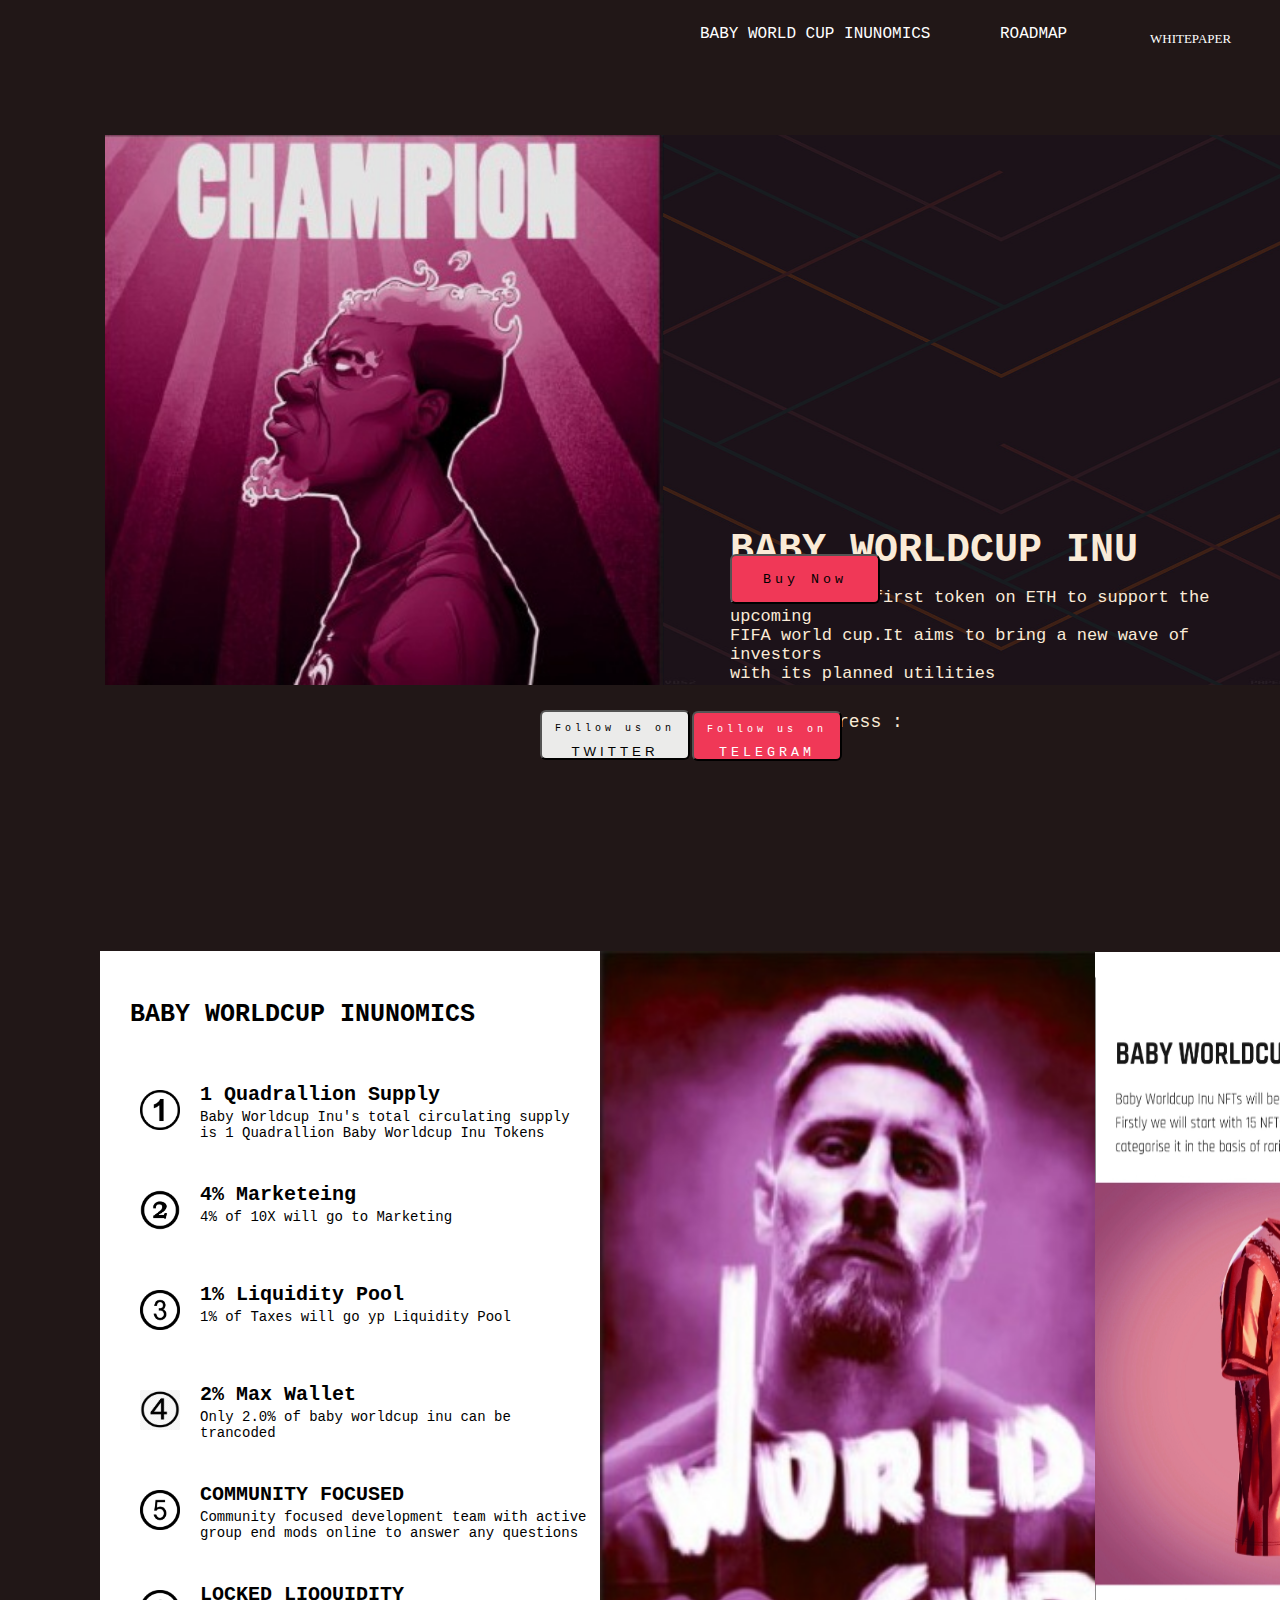
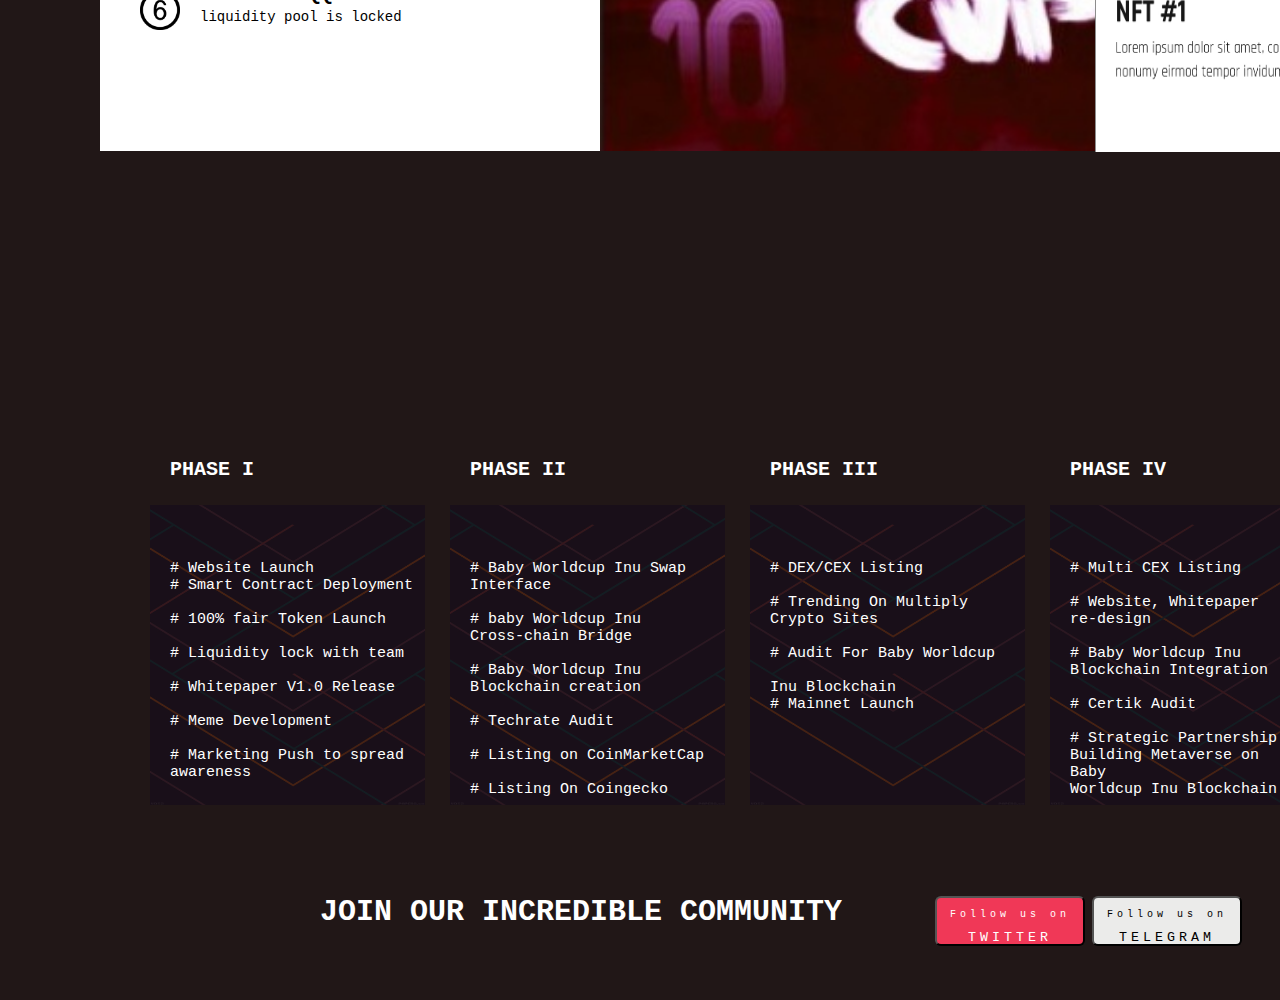
<file: index.html>
<!DOCTYPE html>
<html>
    <head>
        <title>BABY WORLD CUP INU</title>
        <link rel="stylesheet" type="text/css"
        href="style1.css">

    </head>

    <body>

        <div>
            <div id="body1">
                <a href=""><div class="top">BABY WORLD CUP INUNOMICS</div></a>
                <a href=""><div class="top1">ROADMAP</div></a>
                <a href=""><div class="top2">WHITEPAPER</div></a>
                <a href="session.html"><div class="top3">BET</div></a>
                <a href=""><div class="top4">CHART</div></a>               

            </div>


            <div id="body2">
                
                <img src="champion.jpg" id="championphoto">
                <img src="design.jpeg" id="design">
                <div><h1 class="top5">BABY WORLDCUP INU</h1>

                <p class="top6">is one of the first token on ETH to support the upcoming <br>FIFA world cup.It aims to bring a new wave of investors <br>with its  planned utilities</p>
                <p class="top7">Contact Adress :</p></div>
                <a href=""><button class="btn-1">Buy Now</button></a>

            </div>
            <div id="body3">
                <a href=""><button class="btn-2"><p class="bt1">Follow us on</p><h>TWITTER</h></button></a>
                <a href=""><button class="btn-3"><p class="bt1">Follow us on</p><h>TELEGRAM</h></button></a>
                <div>
                    <img src="white.jpg" class="whitepic">
                    <div><h class="h1">BABY WORLDCUP INUNOMICS</h></div>
                    <img src="1.png" class="pic1">
                    <img src="2.png" class="pic2">
                    <img src="3.png" class="pic3">
                    <img src="4.pmg.png" class="pic4">
                    <img src="5.png" class="pic5">
                    <img src="6.png" class="pic6">
                    <div class="hding"><h1 class="h1pos">1 Quadrallion Supply</h1>
                    <p class="p1pos">Baby Worldcup Inu's total circulating supply<br> is 1 Quadrallion Baby Worldcup Inu Tokens </p></div>
                    <div class="hding"><h1 class="h2pos">4% Marketeing</h1>
                        <p class="p2pos">4% of 10X will go to Marketing </p></div>

                    <div class="hding"><h1 class="h3pos">1% Liquidity Pool</h1>
                        <p class="p3pos">1% of Taxes will go yp Liquidity Pool</p></div>

                    <div class="hding"><h1 class="h4pos">2% Max Wallet</h1>
                        <p class="p4pos">Only 2.0% of baby worldcup inu can be <br>trancoded</p></div>

                    <div class="hding"><h1 class="h5pos">COMMUNITY FOCUSED</h1>
                       
                        <p class="p5pos">Community focused development team with active <br>group end mods online to answer any questions</p></div>
                    <div class="hding"><h1 class="h6pos">LOCKED LIQQUIDITY</h1>
                        <p class="p6pos">liquidity pool is locked</p></div>

                    <img src="photo.jpg" class="pht1">
                    <img src="shirt.jpg" class="shirt">
                    <img src="design.jpeg" id="design1">
                    <img src="design.jpeg" id="design2">
                    <img src="design.jpeg" id="design3">
                    <img src="design.jpeg" id="design4">


                    <div>


                        <div class="hding"><h1 class="h7pos">PHASE I</h1>
                            <p class="p7pos"># Website Launch<br># Smart Contract Deployment<br><br># 100% fair Token Launch<br><br># Liquidity lock with team<br><br># Whitepaper V1.0 Release<br><br># Meme Development<br><br># Marketing Push to spread <br>awareness</p></div>
                        <div class="hding"><h1 class="h8pos">PHASE II</h1>
                            <p class="p8pos"># Baby Worldcup Inu Swap <br>Interface<br><br># baby Worldcup Inu <br>Cross-chain Bridge<br><br># Baby Worldcup Inu <br>Blockchain creation<br><br># Techrate Audit<br><br># Listing on CoinMarketCap<br><br># Listing On Coingecko</p></div>
    
                        <div class="hding"><h1 class="h9pos">PHASE III</h1>
                            <p class="p9pos"># DEX/CEX Listing<br><br># Trending On Multiply <br>Crypto Sites<br><br># Audit For Baby Worldcup <br><br>Inu Blockchain<br># Mainnet Launch</p></div>
                        <div class="hding"><h1 class="h10pos">PHASE IV</h1>
                            <p class="p10pos"># Multi CEX Listing <br><br># Website, Whitepaper<br> re-design<br><br># Baby Worldcup Inu<br> Blockchain Integration<br><br># Certik Audit<br><br># Strategic Partnership<br>Building Metaverse on Baby <br>Worldcup Inu Blockchain</p></div>
                        <div class="hding"><h1 class="h11pos">JOIN OUR INCREDIBLE COMMUNITY</h1>

                        <a href=""><button class="btn-4"><p class="bt1">Follow us on</p><h>TWITTER</h></button></a>
                        <a href=""><button class="btn-5"><p class="bt1">Follow us on</p><h>TELEGRAM</h></button></a>
                        

                    </div>           
                </div>
                <div>                                       
            </div>
        </div>
    </body>
</html>
</file>
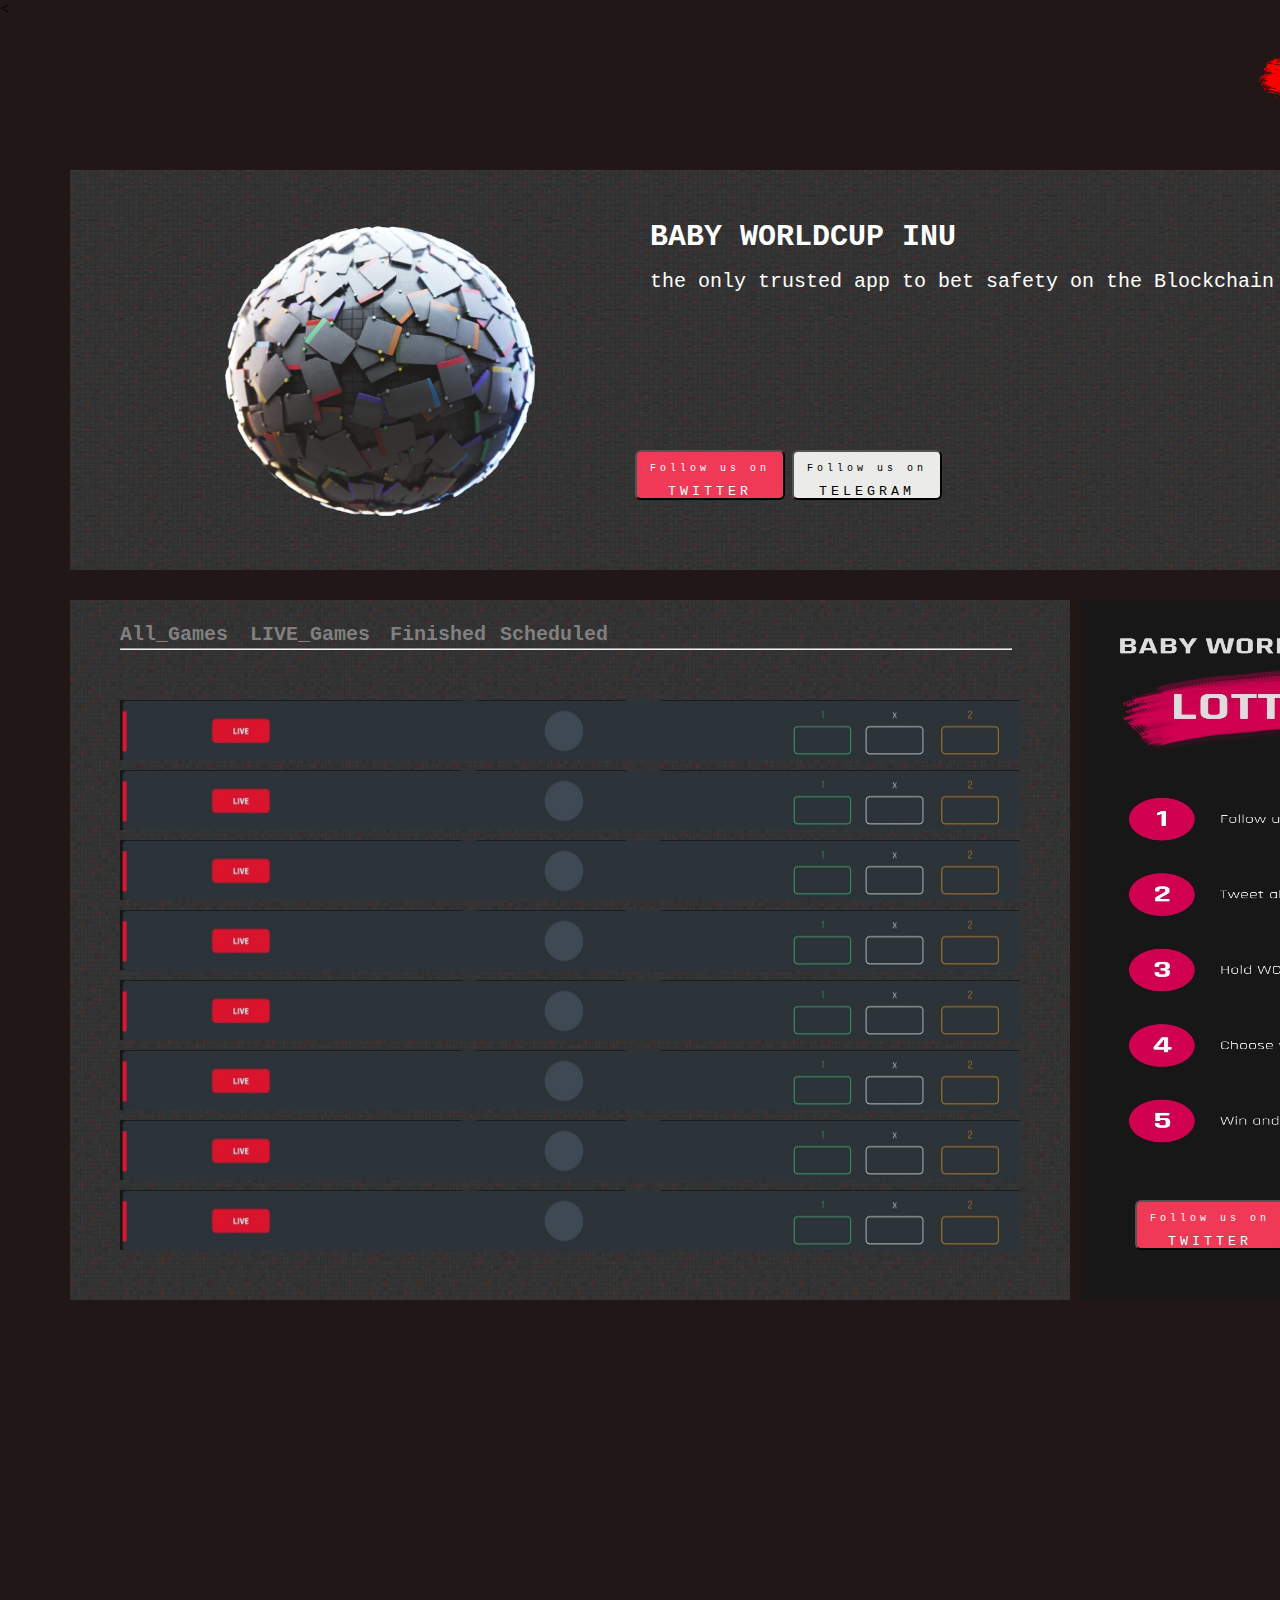
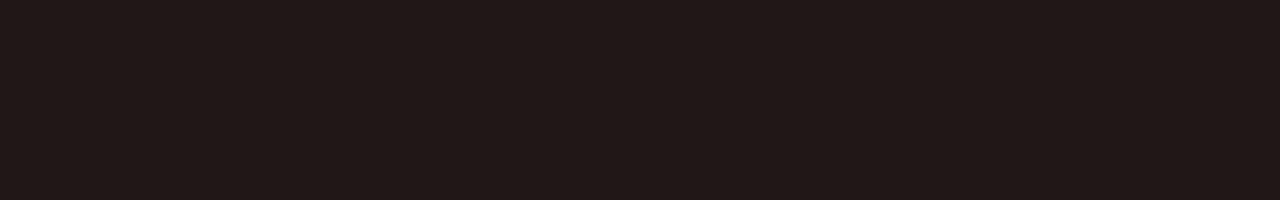
<file: session.html>
<!DOCTYPE html>
<html>
    <head>
        <title>BABY WORLD CUP INU</title>
        <link rel="stylesheet" type="text/css"
        href="style1.css">

    </head>

    <body>

        <div>
            <div id="body1">
                <div><
                    <img src="pinkbutton.png" class="pink1"> 
                <img src="pinkbutton.png" class="pink2"> 
                <a href=""><h1 class="pvppos">PVP</h1></a>
                <a href=""><h1 class="conpos">CONNECT</h1></a>
                </div>
            
                         

            </div>

            <div id="body4">
                <img src="grey.jpg" class="grey1">
                <img src="globe.png" class="globe">
                <img src="grey.jpg" class="grey2">
                <img src="grey.jpg" class="grey3">
                <img src="lottery.jpg" class="lottery">
                <a href=""><button class="btn-10"><p class="bt1">Follow us on</p><h>TWITTER</h></button></a>
                <img src="board.jpg" class="board1">
                <img src="board.jpg" class="board2">
                <img src="board.jpg" class="board3">
                <img src="board.jpg" class="board4">
                <img src="board.jpg" class="board5">
                <img src="board.jpg" class="board6">
                <img src="board.jpg" class="board7">
                <img src="board.jpg" class="board8">
                <div><h1 class="a1">All_Games</h1><h1 class="a2">LIVE_Games</h1><h1 class="a3">Finished</h1><h1 class="a4">Scheduled</h1></div>
                <hr class="hr">
                <a href=""><button class="btn-7"><p class="bt1">Follow us on</p><h>TWITTER</h></button></a>
                <a href=""><button class="btn-8"><p class="bt1">Follow us on</p><h>TELEGRAM</h></button></a>
                <div><h1 class="s1">BABY WORLDCUP INU</h1><p class="s2">the only trusted app to bet safety on the Blockchain</p></div> 
            </div>
            

        </div>

    </body>
</html>
</file>
<file: style1.css>
body{margin: 0px;
    padding: 0px;}
    #body1{
        background-color: rgb(33, 23, 23);
        width: 1550px;
        height: 100px;
    
    }
    #body2{
        background-color: rgb(33, 23, 23);
        width: 1550px;
        height: 800px;
    
    }
    .top{
        position: absolute;
        top: 25px;
        left: 700px;
        color: white;
        font-family: 'Courier New', Courier, monospace;
    }
    .top1{
        position: absolute;
        top: 25px;
        left: 1000px;
        color: white;
        font-family: 'Courier New', Courier, monospace;
    }
    .top2{
        position: absolute;
        top: 31px;
        font-size: 13px;
        left: 1150px;
        color: white;
        font-family: ''Courier New', Courier, monospace;
    }
    .top3{
        position: absolute;
        top: 31px;
        font-size: 13px;
        left: 1300px;
        color: white;
        font-family:'Courier New', Courier, monospace;
    }
    .top4{
        position: absolute;
        top: 31px;
         font-size: 13px;
        left: 1400px;
        color: white;
        font-family: 'Courier New', Courier, monospace;
    }
    
    #championphoto{
        height: 550px;
        left: 105px;
        position: relative;
        top: 35px;
        }
#design{
        height: 550px;
        width: 650px;
        left: 100px;
        position: relative;
        top: 35px;
        opacity: 30%;
}
.top5{
    position: absolute;
    color: antiquewhite;
    bottom: 300px;
    font-size: 40px;
    left: 730px;
    font-family:'Courier New', Courier, monospace;
}
.top6{
    position: absolute;
    color: antiquewhite;
    bottom: 200px;
    font-size: 17px;
    left: 730px;
    font-family:'Courier New', Courier, monospace;
}
.top7{
    position: absolute;
    color: antiquewhite;
    bottom: 150px;
    font-size: 18px;
    left: 730px;
    font-family:'Courier New', Courier, monospace;
}
.btn-1{
    font-family:'Courier New', Courier, monospace;
    letter-spacing: 4px;
    width: 150px;
    height: 50px;
    position: relative;
    left:730px;
    bottom: 100px;
    background-color: rgb(240, 56, 87);
    border-radius: 6px;
    transition: ease-in-out 0.3s;
}

.btn-1:hover{
    box-shadow: inset 150px 0 0 0 #ebebea;
}
.btn-2{
   
    letter-spacing: 4px;
    width: 150px;
    height: 50px;
    position: relative;
    left:540px;
    bottom: 190px;
    background-color:#ebebea;
 
    border-radius: 6px;
    transition: ease-in-out 0.3s;
}

.btn-2:hover{
    box-shadow: inset 150px 0 0 0 rgb(240, 56, 87);
    color: white;
}

.bt1{
    font-family:'Courier New', Courier, monospace;
    font-size: 10px;
}
.btn-3{
    font-family:'Courier New', Courier, monospace;
    letter-spacing: 4px;
    width: 150px;
    height: 50px;
    position: relative;
    left:538px;
    bottom: 190px;
    color: white;
    background-color: rgb(240, 56, 87);
    border-radius: 6px;
    transition: ease-in-out 0.3s;
}

.btn-3:hover{
    box-shadow: inset 150px 0 0 0 #ebebea;
    color: black;
}

.whitepic{
    position: absolute;
    height: 800px;
    width: 500px;
    left: 100px;
}
#body3{
    background-color: rgb(33, 23, 23);
    width: 1550px;
    height: 1700px;

}
.h1{

    position: absolute;
    color: black;
    font-weight: bold;
    top: 1000px;
    font-size: 25px;
    left: 130px;
    font-family:'Courier New', Courier, monospace;
}
.pic1{
    position: absolute;
    left: 140px;
    top: 1090px;
    height: 40px;
    width: 40px;
}
.pic2{
    position: absolute;
    left: 140px;
    top: 1190px;
    height: 40px;
    width: 40px;
}
.pic3{
    position: absolute;
    left: 140px;
    top: 1290px;
    height: 40px;
    width: 40px;
}
.pic4{
    position: absolute;
    left: 140px;
    top: 1390px;
    height: 40px;
    width: 40px;
}
.pic5{
    position: absolute;
    left: 140px;
    top: 1490px;
    height: 40px;
    width: 40px;
}
.pic6{
    position: absolute;
    left: 140px;
    top: 1590px;
    height: 40px;
    width: 40px;
}
.h1pos{

    position:absolute;
    color: black;
    top: 1070px;
    left: 200px;
    font-size: 20px;
    font-family:'Courier New', Courier, monospace;
}
.p1pos{

    position:absolute;
    color: black;
    top: 1095px;
    left: 200px;
    font-size: 14px;
    font-family:'Courier New', Courier, monospace;
}
.h2pos{

    position:absolute;
    color: black;
    top: 1170px;
    left: 200px;
    font-size: 20px;
    font-family:'Courier New', Courier, monospace;
}
.p2pos{

    position:absolute;
    color: black;
    top: 1195px;
    left: 200px;
    font-size: 14px;
    font-family:'Courier New', Courier, monospace;
}
.h3pos{

    position:absolute;
    color: black;
    top: 1270px;
    left: 200px;
    font-size: 20px;
    font-family:'Courier New', Courier, monospace;
}
.p3pos{

    position:absolute;
    color: black;
    top: 1295px;
    left: 200px;
    font-size: 14px;
    font-family:'Courier New', Courier, monospace;
}
.h4pos{

    position:absolute;
    color: black;
    top: 1370px;
    left: 200px;
    font-size: 20px;
    font-family:'Courier New', Courier, monospace;
}
.p4pos{

    position:absolute;
    color: black;
    top: 1395px;
    left: 200px;
    font-size: 14px;
    font-family:'Courier New', Courier, monospace;
}
.h5pos{

    position:absolute;
    color: black;
    top: 1470px;
    left: 200px;
    font-size: 20px;
    font-family:'Courier New', Courier, monospace;
}
.p5pos{

    position:absolute;
    color: black;
    top: 1495px;
    left: 200px;
    font-size: 14px;
    font-family:'Courier New', Courier, monospace;
}
.h6pos{

    position:absolute;
    color: black;
    top: 1570px;
    left: 200px;
    font-size: 20px;
    font-family:'Courier New', Courier, monospace;
}
.p6pos{

    position:absolute;
    color: black;
    top: 1595px;
    left: 200px;
    font-size: 14px;
    font-family:'Courier New', Courier, monospace;
}
.pht1{
    position: absolute;
    left: 600px;
    height: 800px;
    width: 500px;
}

.whtpic{
    position: absolute;
    height: 800px;
    width: 400px;
    left: 1100px;
}

.shirt{
    position: absolute;
    left: 1095px;
    top: 952px;
    width: 400px;
    height: 800px;
}
#design1{
    position:absolute;
    height: 300px;
    width: 275px;
    top: 2105px;
    left: 150px;
    opacity: 40%;
}
#design2{
    position: absolute;
    height: 300px;
    width: 275px;
    top: 2105px;
    left: 450px;
    opacity: 40%
}
#design3{
    position: absolute;
    height: 300px;
    width: 275px;
    top: 2105px;
    left: 750px;
    opacity: 40%
}
#design4{
    position: absolute;
    height: 300px;
    width: 275px;
    top: 2105px;
    left: 1050px;
    opacity: 40%
}

.h7pos{

    position:absolute;
    color: White;
    top: 2045px;
    left: 170px;
    font-size: 20px;
    font-family:'Courier New', Courier, monospace;
}
.p7pos{

    position:absolute;
    color: White;
    top: 2145px;
    left: 170px;
    font-size: 15px;
    font-family:'Courier New', Courier, monospace;
}
.h8pos{

    position:absolute;
    color: White;
    top: 2045px;
    left: 470px;
    font-size: 20px;
    font-family:'Courier New', Courier, monospace;
}
.p8pos{

    position:absolute;
    color: White;
    top: 2145px;
    left: 470px;
    font-size: 15px;
    font-family:'Courier New', Courier, monospace;
}
.h9pos{

    position:absolute;
    color: White;
    top: 2045px;
    left: 770px;
    font-size: 20px;
    font-family:'Courier New', Courier, monospace;
}
.p9pos{

    position:absolute;
    color: White;
    top: 2145px;
    left: 770px;
    font-size: 15px;
    font-family:'Courier New', Courier, monospace;
}
.h10pos{

    position:absolute;
    color: White;
    top: 2045px;
    left: 1070px;
    font-size: 20px;
    font-family:'Courier New', Courier, monospace;
}
.p10pos{

    position:absolute;
    color: White;
    top: 2145px;
    left: 1070px;
    font-size: 15px;
    font-family:'Courier New', Courier, monospace;
}

.pi1{
    position: absolute;
    top: 1957px;
    height: 215px;
    width: 215px;
    right: 565px;
}
.pi2{
    position: absolute;
    top: 1957px;
    height: 215px;
    width: 215px;
    right: 865px;
}
.pi3{
    position: absolute;
    top: 1957px;
    height: 215px;
    width: 215px;
    right: 1165px;
}

.pi4{
    position: absolute;
    top: 1957px;
    height: 215px;
    width: 215px;
    right: 265px;
}
.h11pos{

    position:absolute;
    color: White;
    top: 2475px;
    left: 320px;
    font-size: 30px;
    font-family:'Courier New', Courier, monospace;
}
.btn-4{
    font-family:'Courier New', Courier, monospace;
    letter-spacing: 4px;
    width: 150px;
    height: 50px;
    position: relative;
    color: white;
    left:935px;
    top: 1545px;
    background-color: rgb(240, 56, 87);
    border-radius: 6px;
    transition: ease-in 0.3s;
}

.btn-4:hover{
    box-shadow: inset 150px 0 0 0 #ebebea;
    color: black;
}
.btn-5{
    font-family:'Courier New', Courier, monospace;
    letter-spacing: 4px;
    width: 150px;
    height: 50px;
    position: relative;
    left:938px;
    top: 1545px;
    background-color: #ebebea;
    border-radius: 6px;
    transition: ease-out 0.3s;
}

.btn-5:hover{
    box-shadow: inset 150px 0 0 0 rgb(240, 56, 87);
    color: white;
}
.pvppos{
    position: absolute;
    top: 55px;
    left: 1300px;
    color: white;
    font-size: 20px;
    font-family:'Courier New', Courier, monospace;

}

.conpos{
    position: absolute;
    top: 55px;
    left: 1400px;
    color: white;
    font-size: 20px;
    font-family:'Courier New', Courier, monospace;

}

.pink1{
    height: 150px;
    width: 150px;
    position: absolute;
    top: 0px;
    left: 1370px;
}
.pink2{
    height: 150px;
    width: 150px;
    position: absolute;
    top: 0px;
    left: 1240px;
}
#body4{
    background-color: rgb(33, 23, 23);
    width: 1550px;
    height: 1700px;
}

.grey1{
    position: absolute;
    height: 400px;
    width: 1400px;
    top: 170px;
    left: 70px;
}
.s1{
    position: absolute;
    top: 200px;
    left: 650px;
    color: white;
    font-size: 30px;
    font-family:'Courier New', Courier, monospace;
}

.s2{
    position: absolute;
    top: 250px;
    left: 650px;
    color: white;
    font-size: 20px;
    font-family:'Courier New', Courier, monospace;
}
.globe{
    height: 350px;
    width: 350px;
    position: absolute;
    top: 190px;
    left: 200px;
}
.btn-7{
    font-family:'Courier New', Courier, monospace;
    letter-spacing: 4px;
    color: white;
    width: 150px;
    height: 50px;
    position: relative;
    left:635px;
    top: 300px;
    background-color: rgb(240, 56, 87);
    border-radius: 6px;
    transition: ease-in 0.3s;
}

.btn-7:hover{
    box-shadow: inset 150px 0 0 0 #ebebea;
    color: black;
}
.btn-8{
    font-family:'Courier New', Courier, monospace;
    letter-spacing: 4px;
    width: 150px;
    height: 50px;
    position: relative;
    left:638px;
    top: 300px;
    background-color: #ebebea;
    border-radius: 6px;
    transition: ease-out 0.3s;
}

.btn-8:hover{
    box-shadow: inset 150px 0 0 0 rgb(240, 56, 87);
    color: white;
}
.grey2{
    position: absolute;
    height: 700px;
    width: 1000px;
    top: 600px;
    left: 70px;
}

.a1{
    position:absolute;
    top: 610px;
    font-family:'Courier New', Courier, monospace;
    font-size: 20px;
    color: grey;
    left: 120px;
}
.a2{
    position:absolute;
    top: 610px;
    font-family:'Courier New', Courier, monospace;
    font-size: 20px;
    color: grey;
    left: 250px;
}
.a3{
    position:absolute;
    top: 610px;
    font-family:'Courier New', Courier, monospace;
    font-size: 20px;
    color: grey;
    left: 390px;
}
.a4{
    position:absolute;
    top: 610px;
    font-family:'Courier New', Courier, monospace;
    font-size: 20px;
    color: grey;
    left: 500px;
}
.a1:hover{
    
    color: white;

}
.a2:hover{
    
    color: white;

}
.a3:hover{
    
    color: white;

}
.a4:hover{
    
    color: white;

}
.a1::selection{
    color: white;
}
.a2::selection{
    color: white;
}
.a3::selection{
    color: white;
}
.a4::selection{
    color: white;
}

.hr{
    width: 890px;
    top: 640px;
    left: 120px;
    position: absolute;
    color: grey;
}
.board1{
    position: absolute;
    height:60px;
    width: 900px;
    top: 700px;
    left: 120px;
}
.board2{
    position: absolute;
    height:60px;
    width: 900px;
    top: 770px;
    left: 120px;
}
.board3{
    position: absolute;
    height:60px;
    width: 900px;
    top: 840px;
    left: 120px;
}
.board4{
    position: absolute;
    height:60px;
    width: 900px;
    top: 910px;
    left: 120px;
}
.board5{
    position: absolute;
    height:60px;
    width: 900px;
    top: 980px;
    left: 120px;
}
.board6{
    position: absolute;
    height:60px;
    width: 900px;
    top: 1050px;
    left: 120px;
}
.board7{
    position: absolute;
    height:60px;
    width: 900px;
    top: 1120px;
    left: 120px;
}
.board8{
    position: absolute;
    height:60px;
    width: 900px;
    top: 1190px;
    left: 120px;
}
.grey3{
    position: absolute;
    left: 1080px;
    top: 600px;
    width: 390px;
    height: 700px;
}
.lottery{
    position: absolute;
    left: 1080px;
    top: 600px;
    width: 390px;
    height: 700px;
}
.btn-10{
    font-family:'Courier New', Courier, monospace;
    position: absolute;
    letter-spacing: 4px;
    color: white;
    width: 150px;
    height: 50px;
    position: relative;
    left:1135px;
    top: 1100px;
    background-color: rgb(240, 56, 87);
    border-radius: 6px;
    transition: ease-in 0.3s;
}

.btn-10:hover{
    box-shadow: inset 150px 0 0 0 #ebebea;
    color: black;
}
</file>
